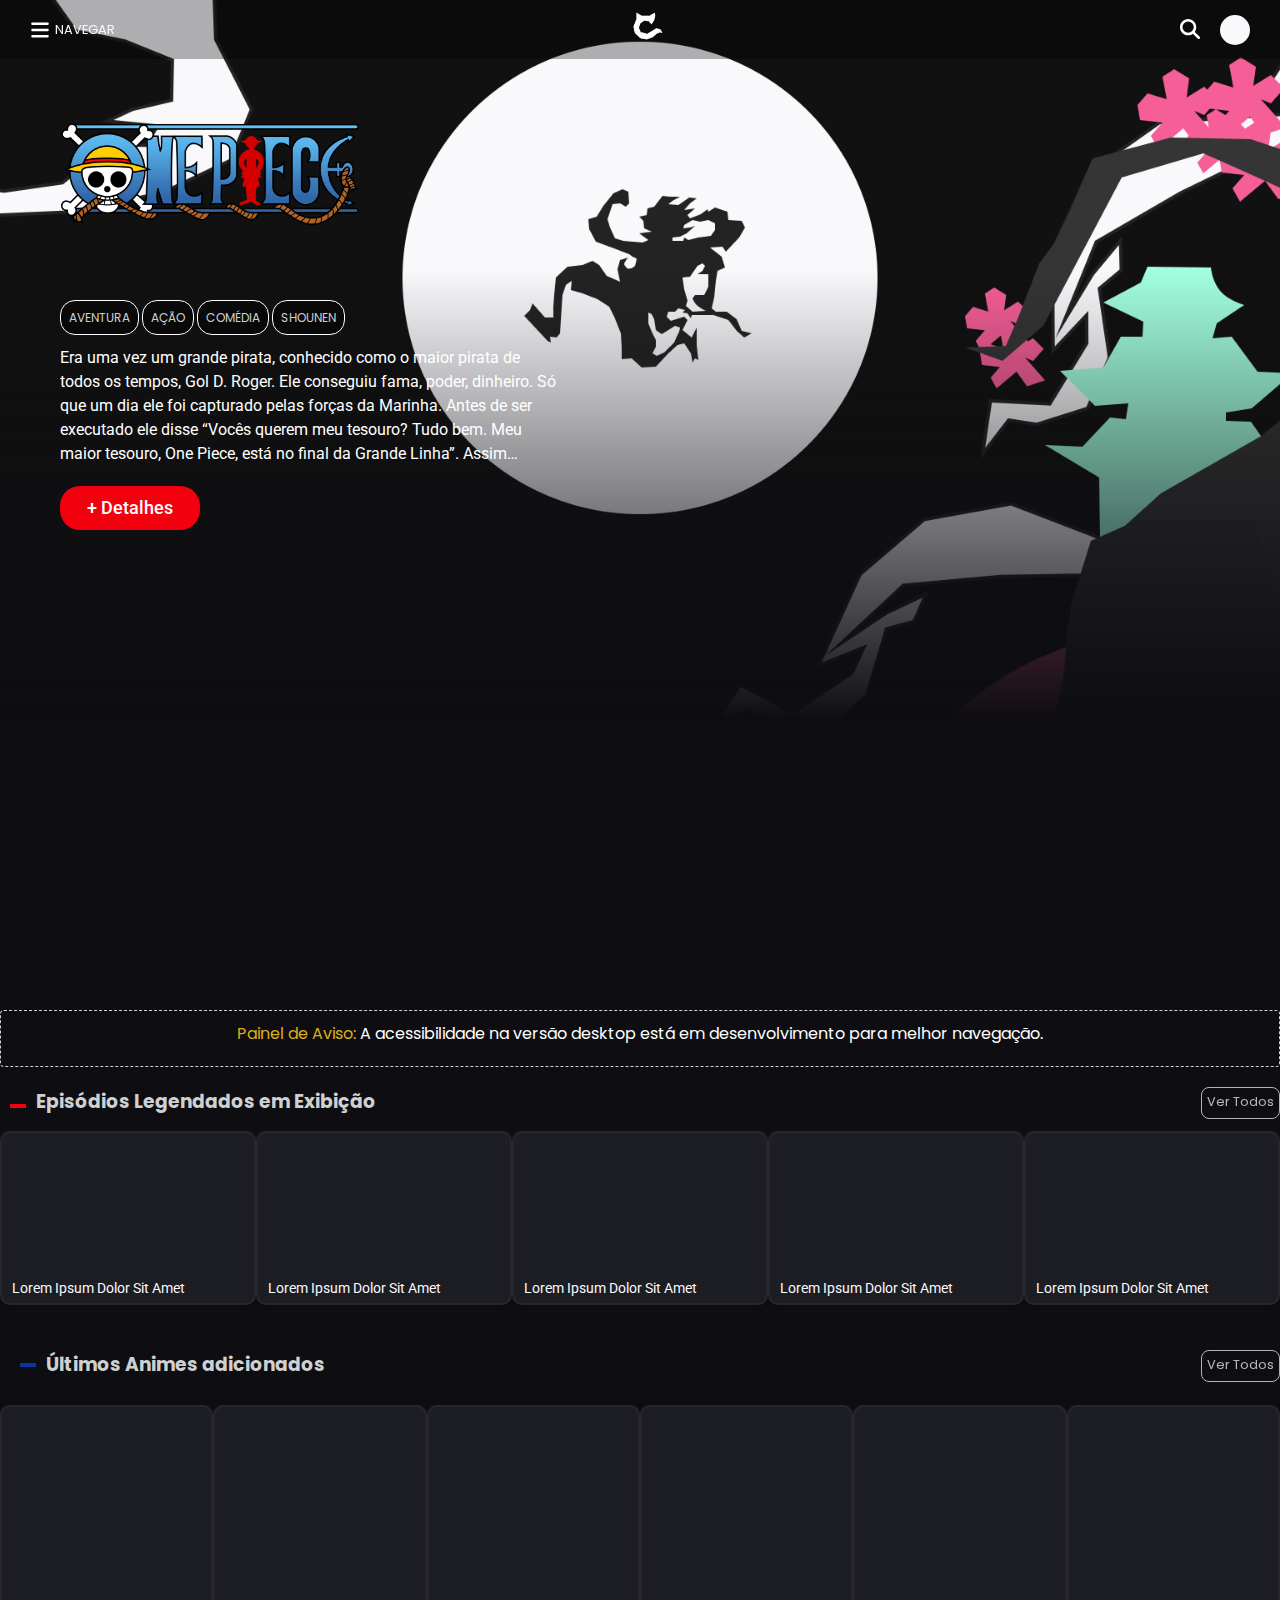
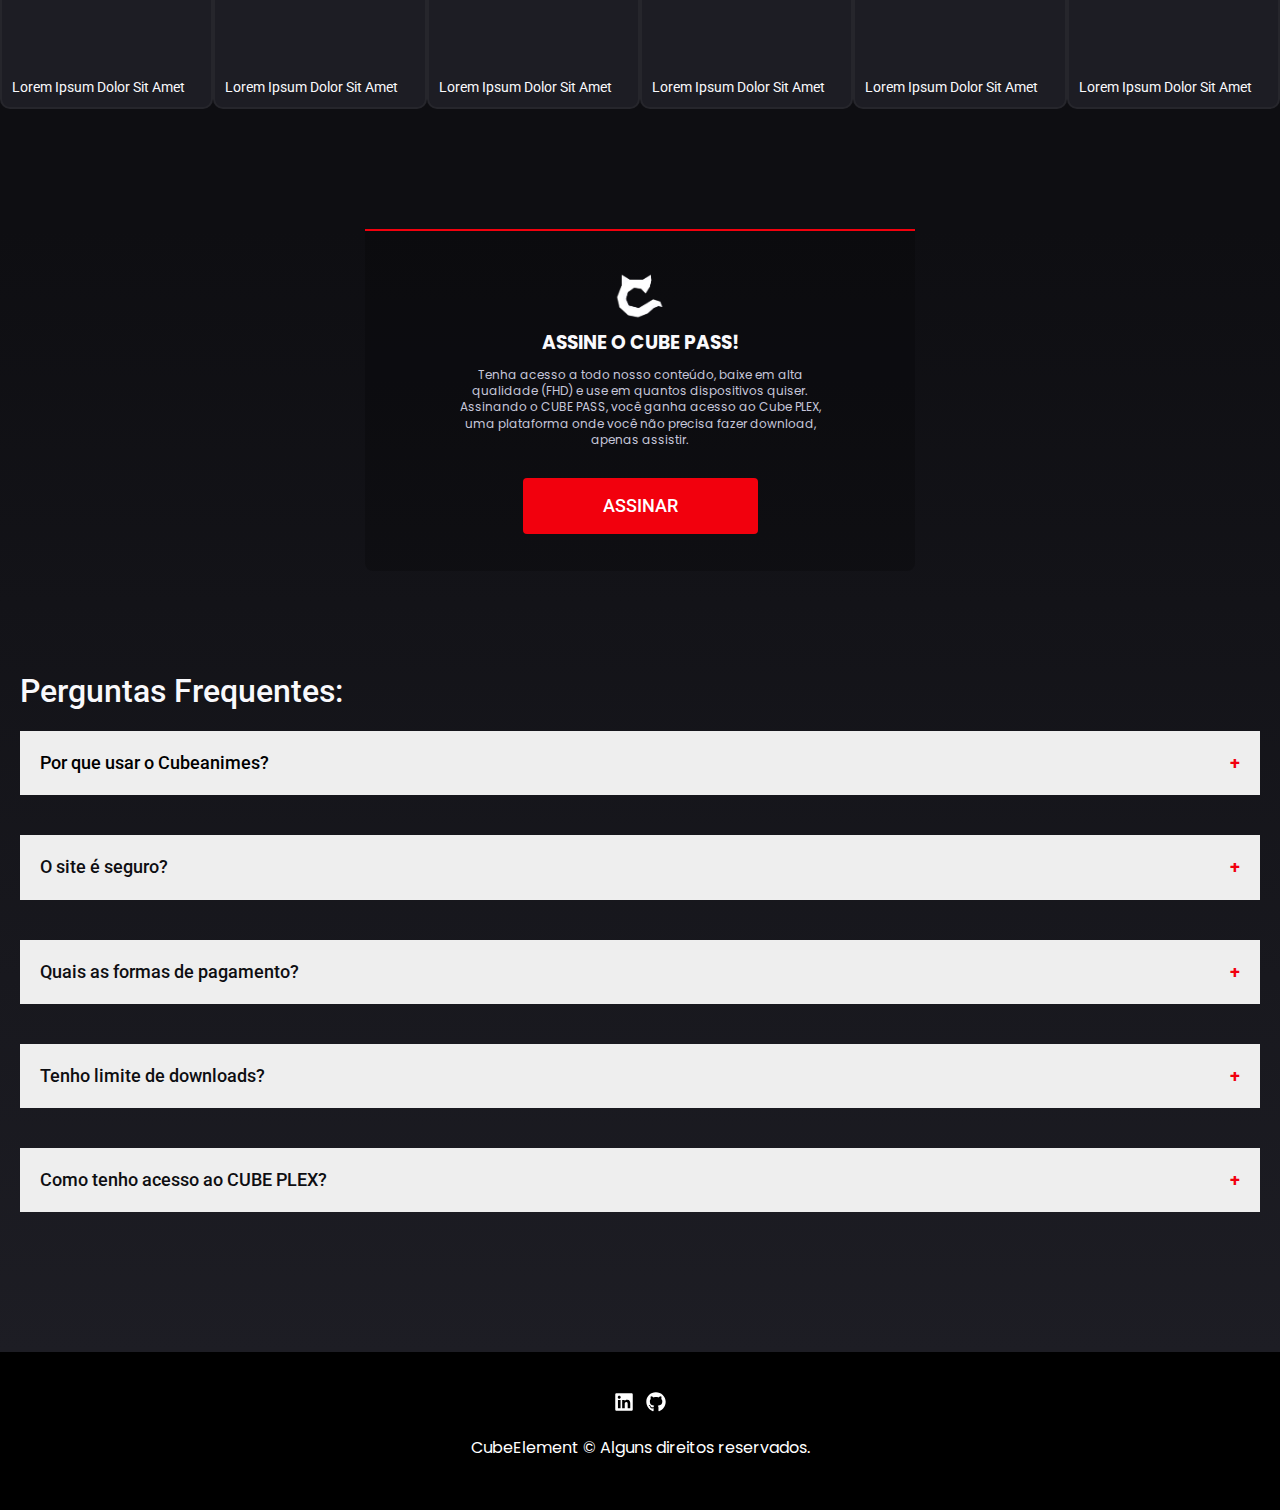
<file: index.html>
<!DOCTYPE html>
<html lang="pt-BR">

<head>
    <meta charset="UTF-8">
    <meta http-equiv="X-UA-Compatible" content="IE=edge">
    <meta name="viewport" content="width=device-width, initial-scale=1.0">
    <link rel="stylesheet" type="text/css" href="./css/global/style.css" media="screen" />
    <meta name="description" content="O Melhor Site de Animes para Download">
    <link rel="shortcut icon" type="image/png" href="./favicon.png" />
    <title>CubeAnimes - Download de Animes</title>
</head>

<body>

    <header class="header-bg"></header>
    <main>
        <section class="slider-bg">
            <div class="slider-container">
                <div class="mouse">
                    <img src="./publics/icons/computer-mouse-solid.svg" alt="mouse" width="20px" height="20px">
                </div> <!-- FIM MOUSE -->
                <div class="slider">
                    <div class="slide one">
                        <div class="slide-img">
                            <img src="./publics/imgs/img-op.webp" alt="ONE PIECE" width="1920px" height="1080px">
                        </div>
                        <div class="slide-info">
                            <div class="slide-logoanime">
                                <img src="./publics/imgs/onepiece-logo.png" alt="logo one piece" width="auto" height="auto">
                            </div>
                            <div class="categorias cor-7 font-1-pP">
                                <span>aventura</span>
                                <span>Ação</span>
                                <span>Comédia</span>
                                <span>shounen</span>
                            </div> <!--FIM CATEGORIAS-->
                            <div class="sinopse">
                                <p class="cor-9 font-2-sR">Era uma vez um grande pirata, conhecido como o maior pirata de todos os tempos, Gol D. Roger. Ele conseguiu fama, poder, dinheiro. Só que um dia ele foi capturado pelas forças da Marinha. Antes de ser executado ele disse “Vocês querem meu tesouro? Tudo bem. Meu maior tesouro, One Piece, está no final da Grande Linha”. Assim começou a Era dos Piratas. Todo mundo se dirige para a Grande Linha, pois diz a lenda que quem conseguir o One Piece será o maior pirata de todos os tempos.
                                </p>
                            </div>
                            <button class="btn-slide cor-8 font-2-mR">
                                <a href="./onepiece.html">+ Detalhes</a>
                            </button>

                        </div> <!-- FIM SLIDE INFO -->
                    </div>
                    <div class="slide two">
                        <div class="slide-img">
                            <img src="./publics/imgs/img-zom100.webp" alt="ONE PIECE" width="1920px" height="1080px">
                        </div>
                        <div class="slide-info">
                            <div class="slide-logoanime">
                                <img src="./publics/imgs/zom100-logo.png" alt="zom 100">
                            </div>

                            <div class="categorias cor-7 font-1-pP">
                                <span>Comedia</span>
                                <span>Acao</span>
                                <span>Seinen</span>
                                <span>Sobrenatural</span>
                            </div>

                            <div class="sinopse">
                                <p class="cor-9 font-2-sR">Em um apartamento cheio de lixo, Akira Tendo, de 24 anos, assiste a um filme de zumbi com olhos invejosos e sem vida. Depois de passar três anos difíceis em uma fábrica no Japão, seu espírito está quebrado. Ele não tem coragem nem de confessar seus sentimentos para Otori, sua linda colega de trabalho. Então, uma manhã, ele encontra o caseiro almoçando – que acaba sendo um zumbi! A cidade inteira está infestada de zumbis e, mesmo correndo para salvar sua vida, Akira nunca se sentiu tão vivo.
                                </p>
                            </div>
                            <button class="btn-slide cor-8 font-2-mR">
                                <a href="#">+ Detalhes</a>
                            </button>

                        </div> <!-- FIM SLIDE INFO -->
                    </div>
                    <div class="slide three">
                        <div class="slide-img">
                            <img src="./publics/imgs/img-jujutsu.webp" alt="Jujutsu Kaisen" width="1920px" height="1080px">
                        </div>
                        <div class="slide-info">
                            <div class="slide-logoanime">
                                <img src="./publics/imgs/jujutsu-logo.png" alt="logo Jujutsu Kaisen" class="logo3">
                            </div>

                            <div class="categorias cor-7 font-1-pP">
                                <span>Ação</span>
                                <span>Aventura</span>
                                <span>Sci-Fi</span>
                                <span>shounen</span>
                            </div>

                            <div class="sinopse">
                                <p class="cor-9 font-2-sR">Em um mundo onde demônios se alimentam de humanos desavisados, fragmentos do lendário e temido demônio Ryoumen Sukuna foram perdidos e espalhados. Se algum demônio consumir partes do corpo de Sukuna, o poder que eles ganham pode destruir o mundo como o conhecemos. Felizmente, existe uma misteriosa escola de feiticeiros de Jujutsu que existem para proteger a existência precária dos vivos dos mortos-vivos! Yuji Itadori é um estudante do ensino médio que passa seus dias visitando seu avô acamado.
                                </p>
                            </div>
                            <button class="btn-slide cor-8 font-2-mR">
                                <a href="#">+ Detalhes</a>
                            </button>

                        </div> <!-- FIM SLIDE INFO -->
                    </div>
                    <div class="slide four">
                        <div class="slide-img">
                            <img src="./publics/imgs/img-dark.webp" alt="Dark Gathering" width="1920px" height="1080px">
                        </div>
                        <div class="slide-info">
                            <div class="slide-logoanime">
                                <img src="./publics/imgs/DarkGathering-logo.png" alt="Dark Gathering" class="logo4">
                            </div>

                            <div class="categorias cor-7 font-1-pP">
                                <span>Sobrenatual</span>
                                <span>Horror</span>
                                <span>Shounen</span>
                            </div>

                            <div class="sinopse">
                                <p class="cor-9 font-2-sR">Gentouga Keitarou é um estudante universitário que odeia fantasmas. Infelizmente para ele, ele tem o dom de atrair espíritos. Há dois anos, essa conexão o levou a receber uma ferida espiritual na mão direita, deixando sua amiga no meio do fogo cruzado. O evento fez com que ele se retraísse, deixando-o com muito poucas habilidades sociais. Felizmente, Keitarou está lentamente começando a se misturar à sociedade, graças à ajuda de sua amiga de infância, Houzuki Eiko. Como parte de sua reabilitação, Keitarou aceita um emprego de meio período como tutor, e sua primeira aluna não é outro senão a prima de Eiko, Houzuki Yayoi.
                                </p>
                            </div>
                            <button class="btn-slide cor-8 font-2-mR">
                                <a href="#">+ Detalhes</a>
                            </button>

                        </div> <!-- FIM SLIDE INFO -->
                    </div>
                    <div class="slide five">
                        <div class="slide-img">
                            <img src="./publics/imgs/img-linkclick.webp" alt="Shiguang Dailiren" width="1920px" height="1080px">
                        </div>
                        <div class="slide-info">
                            <div class="slide-logoanime">
                                <img src="./publics/imgs/linkclick-logo.png" alt="Shiguang Dailiren" class="logo5">
                            </div>

                            <div class="categorias cor-7 font-1-pP">
                                <span>sobrenatural</span>
                                <span>Super-Poderes</span>
                                <span>Drama</span>
                            </div>

                            <div class="sinopse">
                                <p class="cor-9 font-2-sR">Em uma metrópole moderna, há uma pequena loja chamada "Time Photo Studio". Embora apenas alguns clientes venham visitá-lo, na verdade ele é administrado por Cheng Xiaoshi e Lu Guang, dois homens com poderes especiais. Eles cooperam e usam seus superpoderes para entrar nas fotos a fim de atender ao pedido do cliente. Porém, as coisas sempre fogem de seu controle.
                                </p>
                            </div>
                            <button class="btn-slide cor-8 font-2-mR">
                                <a href="#">+ Detalhes</a>
                            </button>

                        </div> <!-- FIM SLIDE INFO -->
                    </div>
                </div> <!-- FIM SLIDER -->

            </div> <!-- FIM SLIDER CONTAINER-->
        </section> <!-- FIM SLIDER BG -->

        <section class="sec-geral">
            <article class="aviso-bg">
                <div class="aviso-container">

                    <div class="aviso-conteudo">
                        <p class=".font-2-mR cor-9"><span class="cor-4">Painel de Aviso:</span>
                            A acessibilidade na versão desktop está em desenvolvimento para melhor navegação.</p>
                    </div> <!-- FIM AVISO CONTEUDO -->

                </div> <!-- FIM AVISO CONTAINER -->
            </article>

            <!-- LISTAS 1 HORIZONTAL -->
            <section class="cardsH-bg">

                <article class="cardsH-container">
                    <div class="title-area">
                        <h3 class=".font-2-mR cor-7">Episódios Legendados em Exibição</h3>
                        <a href="" class="link-eps">Ver Todos</a>
                    </div>

                    <div class="cardsH-conteudo">
                        <ul>
                            <li>
                                <div>
                                    <a href="./Chainsawman.html">

                                    </a>
                                    <p class="title-cardH font-2-pR cor-8">Lorem ipsum dolor sit amet</p>
                                </div> <!--FIM BOX 1-->
                            </li> <!--FIM CARD 1-->

                            <li>
                                <div>
                                    <a href="#">

                                    </a>
                                    <p class="title-cardH font-2-pR cor-8">Lorem ipsum dolor sit amet</p>
                                </div> <!--FIM BOX 2-->
                            </li> <!--FIM CARD 2-->

                            <li>
                                <div>
                                    <a href="./Tokyorevengers.html">
                                    </a>
                                    <p class="title-cardH font-2-pR cor-8">Lorem ipsum dolor sit amet</p>
                                </div> <!--FIM BOX 3-->
                            </li> <!--FIM CARD 3-->

                            <li>
                                <div>
                                    <a href="./Drstone.html">

                                    </a>
                                    <p class="title-cardH font-2-pR cor-8">Lorem ipsum dolor sit amet</p>
                                </div> <!--FIM BOX 4-->
                            </li> <!--FIM CARD 4-->

                            <li>
                                <div>
                                    <a href="./Demonslayer.html">

                                    </a>
                                    <p class="title-cardH font-2-pR cor-8">Lorem ipsum dolor sit amet</p>
                                </div> <!--FIM BOX 5-->
                            </li> <!--FIM CARD 5-->
                        </ul>

                    </div> <!--FIM DO CONTEUDO-->
                </article> <!--FIM DO CONTAINER CARDS 2-->
            </section>
            <!-- LISTA CARD VERTICAL 1 -->
            <section class="cardsV-bg">

                <article class="cardsV-container">
                    <div class="title-area">
                        <h3 class=".font-2-mR cor-7">Últimos Animes adicionados</h3>
                        <a href="" class="link-eps">Ver Todos</a>
                    </div>

                    <div class="cardsV-conteudo">
                        <ul>
                            <li>
                                <div>
                                    <a href="#">

                                    </a>
                                    <p class="title-cardV font-2-pR cor-8">Lorem ipsum dolor sit amet</p>
                                </div> <!--FIM BOX-->
                            </li> <!--FIM CARD 1-->


                            <li>
                                <div>
                                    <a href="#">

                                    </a>
                                    <p class="title-cardV font-2-pR cor-8">Lorem ipsum dolor sit amet</p>
                                </div> <!--FIM BOX 2-->
                            </li> <!--FIM CARD 2-->


                            <li>
                                <div>
                                    <a href="#">

                                    </a>
                                    <p class="title-cardV font-2-pR cor-8">Lorem ipsum dolor sit amet</p>
                                </div> <!--FIM BOX 3-->
                            </li> <!--FIM CARD 3-->

                            <li>
                                <div>
                                    <a href="./Uruseiyatsura.html">

                                    </a>
                                    <p class="title-cardV font-2-pR cor-8">Lorem ipsum dolor sit amet</p>
                                </div> <!--FIM BOX 4-->
                            </li> <!--FIM CARD 4-->

                            <li>
                                <div>
                                    <a href="#">

                                    </a>
                                    <p class="title-cardV font-2-pR cor-8">Lorem ipsum dolor sit amet</p>
                                </div> <!--FIM BOX5-->
                            </li> <!--FIM CARD 5-->

                            <li>
                                <div>
                                    <a href="#">

                                    </a>
                                    <p class="title-cardV font-2-pR cor-8">Lorem ipsum dolor sit amet</p>
                                </div> <!--FIM BOX 6-->
                            </li> <!--FIM CARD 6-->

                        </ul>
                    </div> <!--FIM DO CONTEUDO-->
                </article> <!--FIM DO CONTAINER CARDSV-->
            </section>
        </section> <!-- FIM SECTION GERAL -->

        <section class="premium-bg">
            <article class="premium-container">
                <div class="premium-conteudo">

                    <div class="premium-texts">
                        <img src="./publics/imgs/logo.png" alt="logo" width="50px" height="50px">

                        <h3 class="cor-8">ASSINE O CUBE PASS!</h3>
                        <p class="font-1-pP cor-11">Tenha acesso a todo nosso conteúdo, baixe em alta qualidade (FHD) e use em quantos dispositivos quiser. Assinando o CUBE PASS, você ganha acesso ao Cube PLEX, uma plataforma onde você não precisa fazer download, apenas assistir.</p>

                        <a href="./Cubepass.html"><button class="font-2-mR cor-9">ASSINAR</button></a>

                    </div>
                </div>

                <article class="sobre-container">
                    <h1 class="cor-8 font-2-xl">Perguntas Frequentes:</h1>

                    <button class="accordion font-2-mR">Por que usar o Cubeanimes?</button>
                    <div class="panel">
                        <p>Lorem ipsum dolor sit amet, consectetur adipisicing elit, sed do eiusmod tempor incididunt ut labore et dolore magna aliqua. Ut enim ad minim veniam, quis nostrud exercitation ullamco laboris nisi ut aliquip ex ea commodo consequat.</p>
                    </div>

                    <button class="accordion cor-0 font-2-mR">O site é seguro?</button>
                    <div class="panel">
                        <p>Lorem ipsum dolor sit amet, consectetur adipisicing elit, sed do eiusmod tempor incididunt ut labore et dolore magna aliqua. Ut enim ad minim veniam, quis nostrud exercitation ullamco laboris nisi ut aliquip ex ea commodo consequat.</p>
                    </div>

                    <button class="accordion cor-0 font-2-mR">Quais as formas de pagamento?</button>
                    <div class="panel">
                        <p>Lorem ipsum dolor sit amet, consectetur adipisicing elit, sed do eiusmod tempor incididunt ut labore et dolore magna aliqua. Ut enim ad minim veniam, quis nostrud exercitation ullamco laboris nisi ut aliquip ex ea commodo consequat.</p>
                    </div>

                    <button class="accordion cor-0 font-2-mR">Tenho limite de downloads?</button>
                    <div class="panel">
                        <p>Lorem ipsum dolor sit amet, consectetur adipisicing elit, sed do eiusmod tempor incididunt ut labore et dolore magna aliqua. Ut enim ad minim veniam, quis nostrud exercitation ullamco laboris nisi ut aliquip ex ea commodo consequat.</p>
                    </div>

                    <button class="accordion cor-0 font-2-mR">Como tenho acesso ao CUBE PLEX?</button>
                    <div class="panel">
                        <p>Lorem ipsum dolor sit amet, consectetur adipisicing elit, sed do eiusmod tempor incididunt ut labore et dolore magna aliqua. Ut enim ad minim veniam, quis nostrud exercitation ullamco laboris nisi ut aliquip ex ea commodo consequat.</p>
                    </div>

                </article>
            </article> <!-- FIM PREMIUM CONTAINER -->
        </section> <!-- FIM PREMIUM BACKGROUND -->

        <footer class="footer-bg"></footer>
    </main>

    <script src="./js/slider.js"></script>
    <script src="./js/script.js"></script>
</body>

</html>
</file>
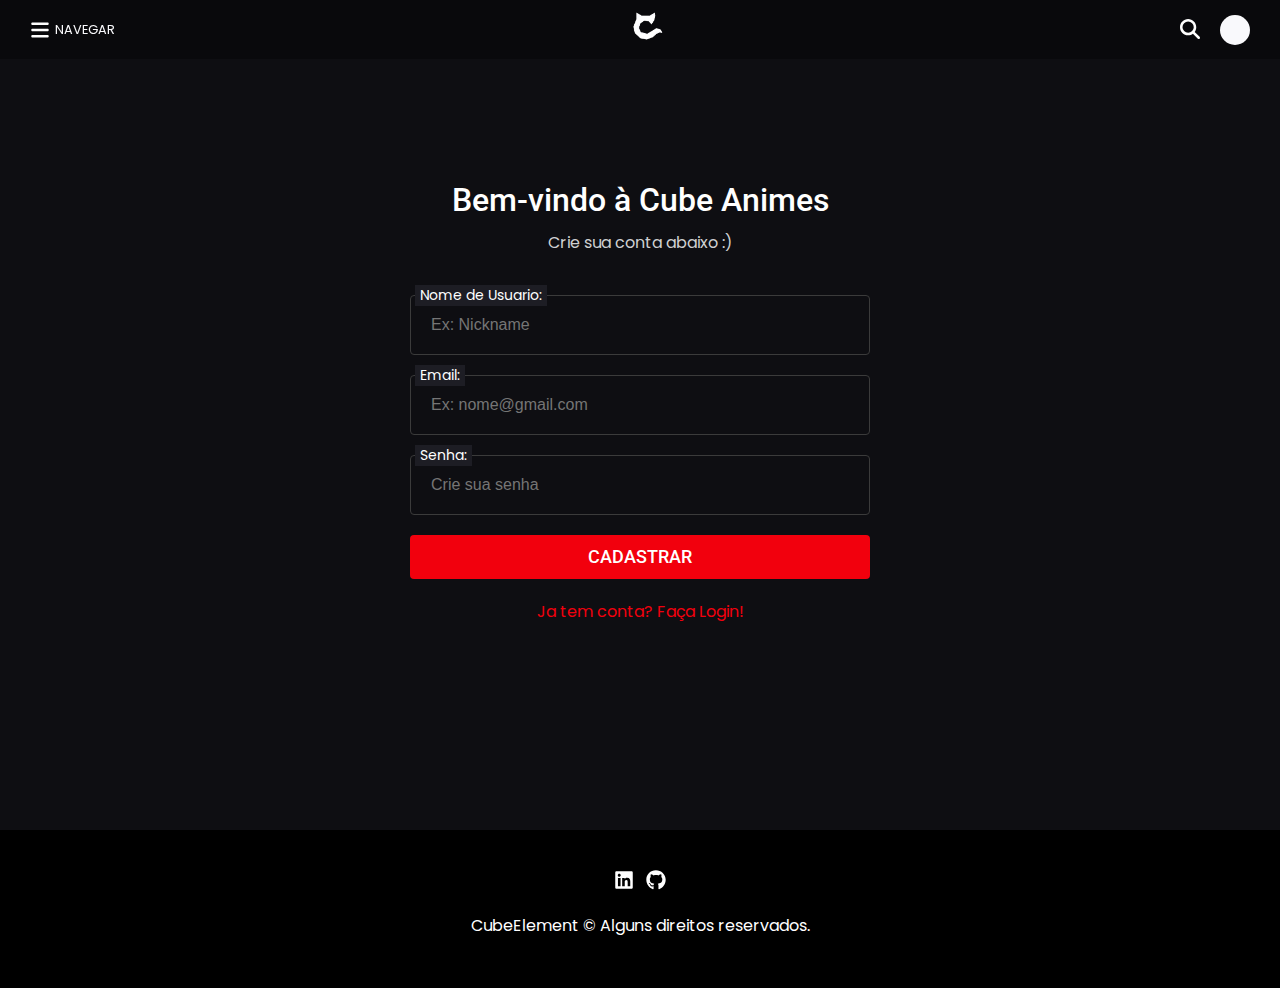
<file: cadastrar.html>
<!DOCTYPE html>
<html lang="pt-BR">

<head>
  <meta charset="UTF-8">
  <meta http-equiv="X-UA-Compatible" content="IE=edge">
  <meta name="viewport" content="width=device-width, initial-scale=1.0">
  <link rel="stylesheet" type="text/css" href="./css/global/style.css" media="screen" />
  <meta name="description" content="O Melhor Site de Animes para Download">
  <link rel="icon" type="image/ico" href="./favicon.png">
  <title>CubeAnimes - Download de Animes</title>
</head>

<body>

  <header class="header-bg"></header>

  <main>
    <section class="login-bg">
      <article class="login-container">
        <div class="areatitle-login cor-7">
          <h1 class="title-login font-2-xl cor-9">Bem-vindo à Cube Animes</h1>
          <p class="cor-7">Crie sua conta abaixo :)</p>
        </div>

        <div class="login-conteudo">
          <form action="#">
            <div class="area-username">
              <label class="input-label cor-9" for="text">Nome de Usuario:</label>
              <input type="text" class="input-field cor-9" id="username" name="user_name" autocomplete="current-username" placeholder="Ex: Nickname" required>
            </div>
            <div class="area-email cor-8">
              <label class="input-label cor-9" for="email">Email:</label>
              <input type="text" class="input-field cor-9" id="email" name="user_cadastrar" autocomplete="current-username" placeholder="Ex: nome@gmail.com" required>
            </div>

            <div class="area-senha cor-8">
              <label class="input-label cor-9" for="email">Senha:</label>
              <input type="password" name="password" autocomplete="current-password" id="Password" class="cor-8" placeholder="Crie sua senha" required />
              <i class="fa fa-eye" onclick="mouseoverPass();" onmouseout="mouseoutPass();" id="olho"></i>
            </div>

            <div class="area-cadastrar">
              <button class="submit-eye cor-9 font-2-mR" type="submit">Cadastrar</button>
              <a href="login.html" class=" criar-conta cor-3">
                <p>Ja tem conta? Faça Login!</p>
              </a>
            </div>
          </form>
        </div> <!-- FIM LOGIN CONTEUDO -->

      </article>
    </section>
  </main>

  <footer class="footer-bg"></footer>

  <script src="./js/login.js"></script>
  <script src="./js/script.js"></script>
</body>

</html>
</file>
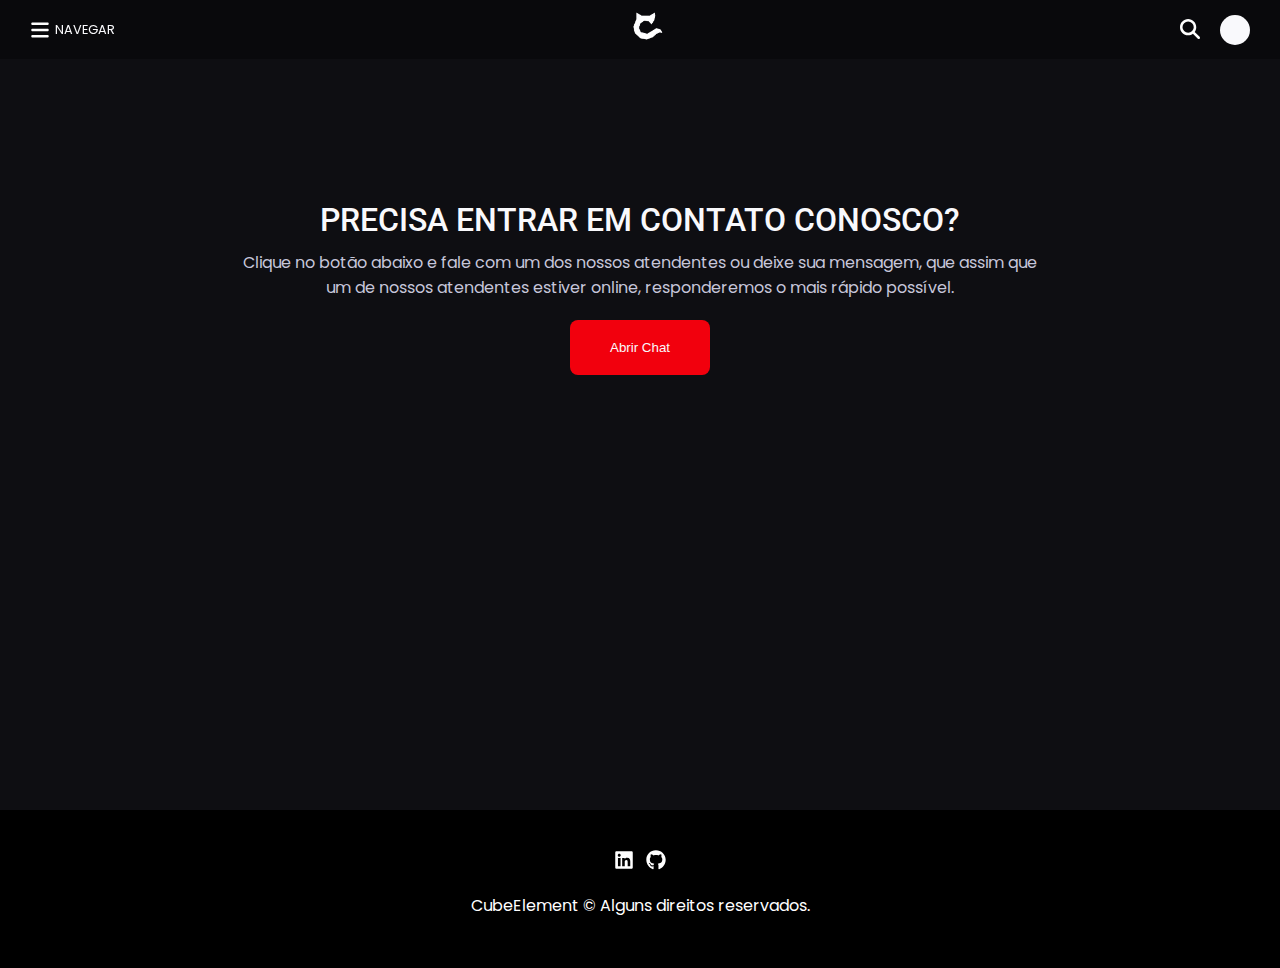
<file: contato.html>
<!DOCTYPE html>
<html lang="pt-BR">

<head>
  <meta charset="UTF-8">
  <meta http-equiv="X-UA-Compatible" content="IE=edge">
  <meta name="viewport" content="width=device-width, initial-scale=1.0">
  <link rel="stylesheet" type="text/css" href="./css/global/style.css" media="screen" />
  <meta name="description" content="O Melhor Site de Animes para Download">
  <link rel="icon" type="image/ico" href="./favicon.png">
  <title>CubeAnimes - Download de Animes</title>
</head>

<body>

  <header class="header-bg">
  </header> <!-- FIM HEADER BG -->
  <!------------------------------------------------------------------------>

  <main>
    <section class="contato-bg">
      <article class="contato-container">
        <div class="contato-conteudo">
          <div class="areatitle-contato">
            <h1 class="cor-8 font-2-xl">PRECISA ENTRAR EM CONTATO CONOSCO?</h1>
            <p class="cor-11 font-1-mR">Clique no botão abaixo e fale com um dos nossos atendentes ou deixe sua mensagem, que assim que um de nossos atendentes estiver online, responderemos o mais rápido possível.</p>

            <div class="areabtn-contato">
              <input type="button" value="Abrir Chat" class="cor-8">
            </div>
          </div>
        </div>
      </article>
    </section>
  </main>

  <footer class="footer-bg">
  </footer>

  <script src="./js/script.js"></script>

</body>

</html>
</file>
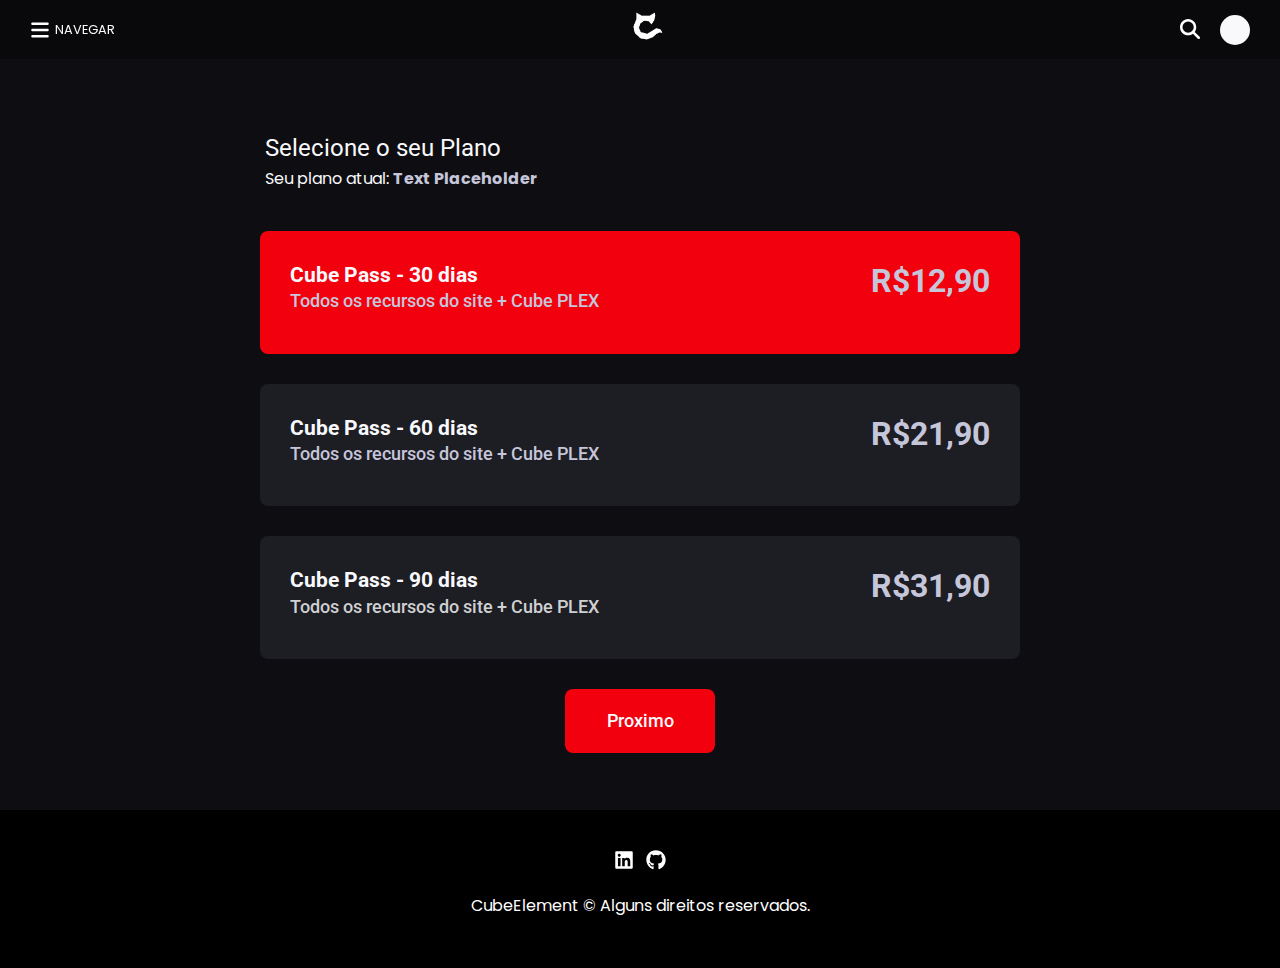
<file: Cubepass.html>
<!DOCTYPE html>
<html lang="pt-BR">

<head>
    <meta charset="UTF-8">
    <meta http-equiv="X-UA-Compatible" content="IE=edge">
    <meta name="viewport" content="width=device-width, initial-scale=1.0">
    <link rel="stylesheet" type="text/css" href="./css/global/style.css" media="screen" />
    <meta name="description" content="O Melhor Site de Animes para Download">
    <link rel="icon" type="image/ico" href="./favicon.png">
    <title>CubeAnimes - Download de Animes</title>
</head>

<body>

    <header class="header-bg">
    </header> <!-- FIM HEADER BG -->
    <!------------------------------------------------------------------------>

    <main>
        <div class="cont-etapas">
            <section class="pass-bg" id="etapa1">
                <article class="pass-container">
                    <div class="areatitle-pass cor-7">
                        <h1 class="title-pass cor-8 font-2-l">Selecione o seu Plano</h1>
                        <p class="cor-8">Seu plano atual: <strong class="cor-11">Text Placeholder</strong></p>
                    </div>

                    <div class="pass-conteudo">
                        <ul class="items-pass" id="listaPass">
                            <li class="item-pass cor-8 ativo">
                                <div class="left-textpass font-2-mR">
                                    <h3>Cube Pass - 30 dias</h3>
                                    <p class="cor-11">Todos os recursos do site + Cube PLEX</p>
                                </div>
                                <div class="price-pass cor-11 font-2-xl">
                                    <strong class="cor-11">R$12,90</strong>
                                </div>
                            </li>
                            <li class="item-pass cor-8">
                                <div class="left-textpass font-2-mR">
                                    <h3>Cube Pass - 60 dias</h3>
                                    <p class="cor-11">Todos os recursos do site + Cube PLEX</p>
                                </div>
                                <div class="price-pass cor-7 font-2-xl">
                                    <strong class="cor-11">R$21,90</strong>
                                </div>
                            </li>
                            <li class="item-pass cor-8">
                                <div class="left-textpass font-2-mR">
                                    <h3>Cube Pass - 90 dias</h3>
                                    <p class="cor-7">Todos os recursos do site + Cube PLEX</p>
                                </div>
                                <div class="price-pass cor-7 font-2-xl">
                                    <strong class="cor-11">R$31,90</strong>
                                </div>
                            </li>
                        </ul> <!-- FIM ITEMS PASS -->
                    </div> <!-- FIM PASS CONTEUDO -->

                    <div class="areabtn-pass">
                        <button id="avancaEtapa1" class="cor-8 font-2-mR">Proximo</button>
                    </div>
                </article>
            </section> <!-- FIM PASS BG -->

            <section class="pay-bg" id="etapa2">
                <article class="pay-container">
                    <div class="areatitle-pay cor-7">
                        <h1 class="title-pay cor-8 font-2-l">Selecione a Forma de Pagamento</h1>
                    </div>

                    <div class="pay-conteudo">
                        <ul class='cor-8 font-2-mR'>

                            <li class="item-pay" onclick=" marcarOpcao1()">
                                <input type="radio" name="pagamento" id="pix" value="Pix" checked />
                                <label for="pix" class="cor-8 font-2-mR">Pix</label>
                            </li>

                            <li class="item-pay" onclick=" marcarOpcao2()">
                                <input type="radio" name="pagamento" id="boleto" value="Boleto" />
                                <label for="boleto" class="cor-8 font-2-mR">Boleto</label>
                            </li>

                            <li class="item-pay" onclick=" marcarOpcao3()">
                                <input type="radio" name="pagamento" id="cartao" value="cartao" />
                                <label for="cartao" class="cor-8 font-2-mR">Cartao de Credito</label>
                            </li>
                        </ul>
                    </div>

                    <div class="areabtn-pay">
                        <button id="voltarEtapaBtn" class="cor-8 font-2-mR">Voltar</button>
                        <button id="avancaEtapa2" action="./" method="post" class="cor-8 font-2-mR">Proximo</button>
                    </div>
                </article>
            </section> <!-- FIM PAY BG -->
        </div> <!-- FIM CONT ETAPAS -->
    </main>

    <footer class="footer-bg">
    </footer>
    <script src="./js/planos.js"></script>
    <script src="./js/script.js"></script>

</body>

</html>
</file>
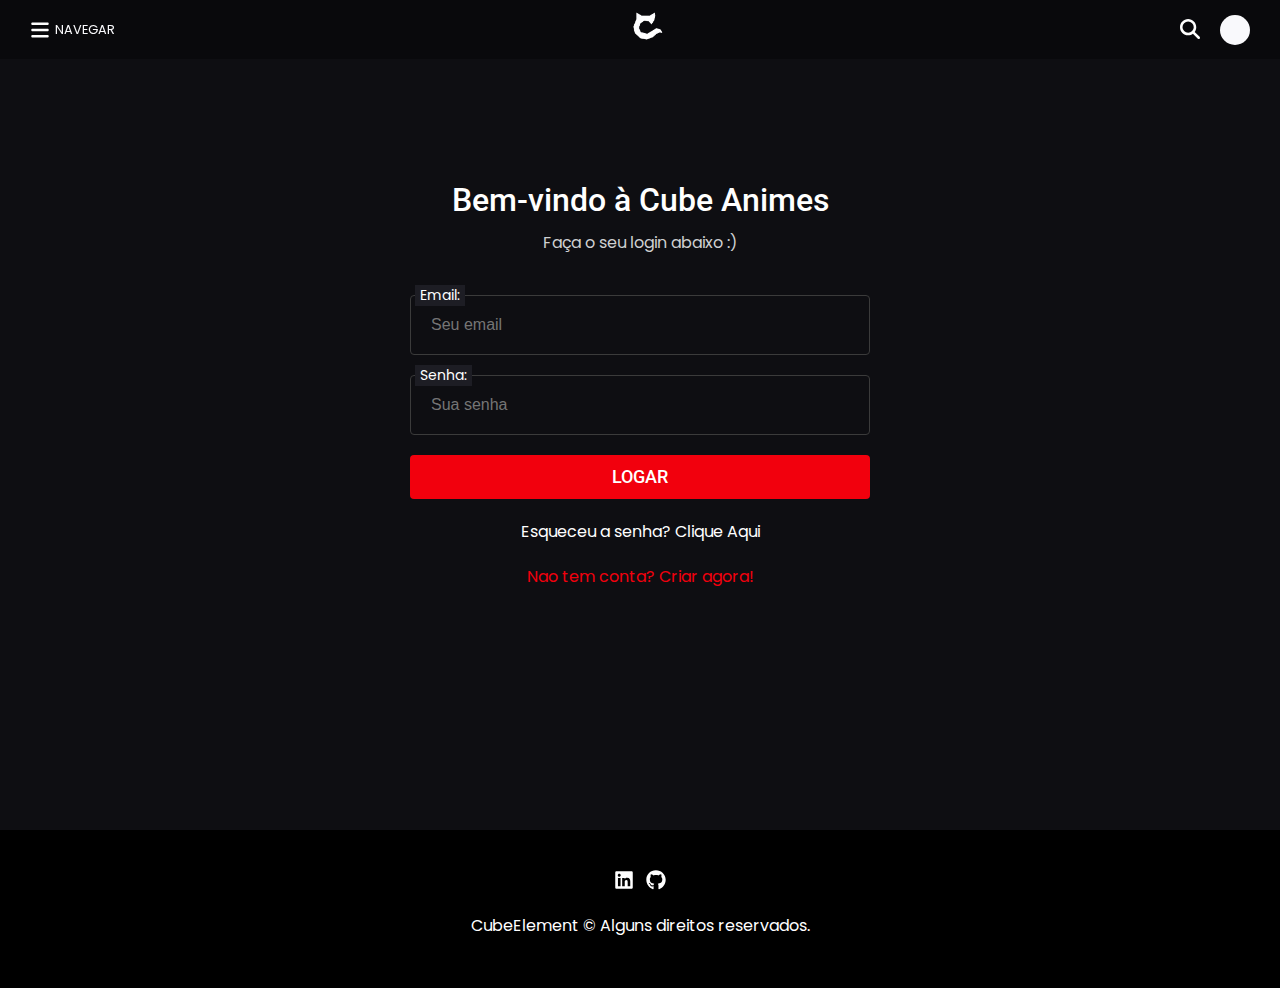
<file: login.html>
<!DOCTYPE html>
<html lang="pt-BR">

<head>
  <meta charset="UTF-8">
  <meta http-equiv="X-UA-Compatible" content="IE=edge">
  <meta name="viewport" content="width=device-width, initial-scale=1.0">
  <link rel="stylesheet" type="text/css" href="./css/global/style.css" media="screen" />
  <meta name="description" content="O Melhor Site de Animes para Download">
  <link rel="icon" type="image/ico" href="./favicon.png">
  <title>CubeAnimes - Download de Animes</title>
</head>

<body>

  <header class="header-bg"></header>

  <main>
    <section class="login-bg">
      <article class="login-container">
        <div class="areatitle-login cor-7">
          <h1 class="title-login font-2-xl cor-9">Bem-vindo à Cube Animes</h1>
          <p class="cor-7">Faça o seu login abaixo :)</p>
        </div>

        <div class="login-conteudo">
          <form action="#">

            <div class="area-email cor-8">
              <label class="input-label cor-9" for="email">Email:</label>
              <input type="text" class="input-field cor-9" id="email" name="user_login" autocomplete="current-username" placeholder="Seu email" required>
            </div>

            <div class="area-senha cor-8">
              <label class="input-label cor-9" for="email">Senha:</label>
              <input type="password" name="password" autocomplete="current-password" id="Password" class="cor-8" placeholder="Sua senha" required />
              <i class="fa fa-eye" onclick="mouseoverPass();" onmouseout="mouseoutPass();" id="olho" class="olho"></i>
            </div>
            <div class="area-cadastrar">
              <button class="submit-eye cor-9 font-2-mR" type="submit">Logar</button>
              <a href="#" class="esqueceu-senha">
                <p class="cor-9">Esqueceu a senha? Clique Aqui</p>
              </a>
              <a href="cadastrar.html" class=" criar-conta cor-3">
                <p>Nao tem conta? Criar agora!</p>
              </a>
            </div>
          </form>
        </div> <!-- FIM LOGIN CONTEUDO -->

      </article>
    </section>
  </main>

  <footer class="footer-bg"></footer>

  <script src="./js/login.js"></script>
  <script src="./js/script.js"></script>
</body>

</html>
</file>
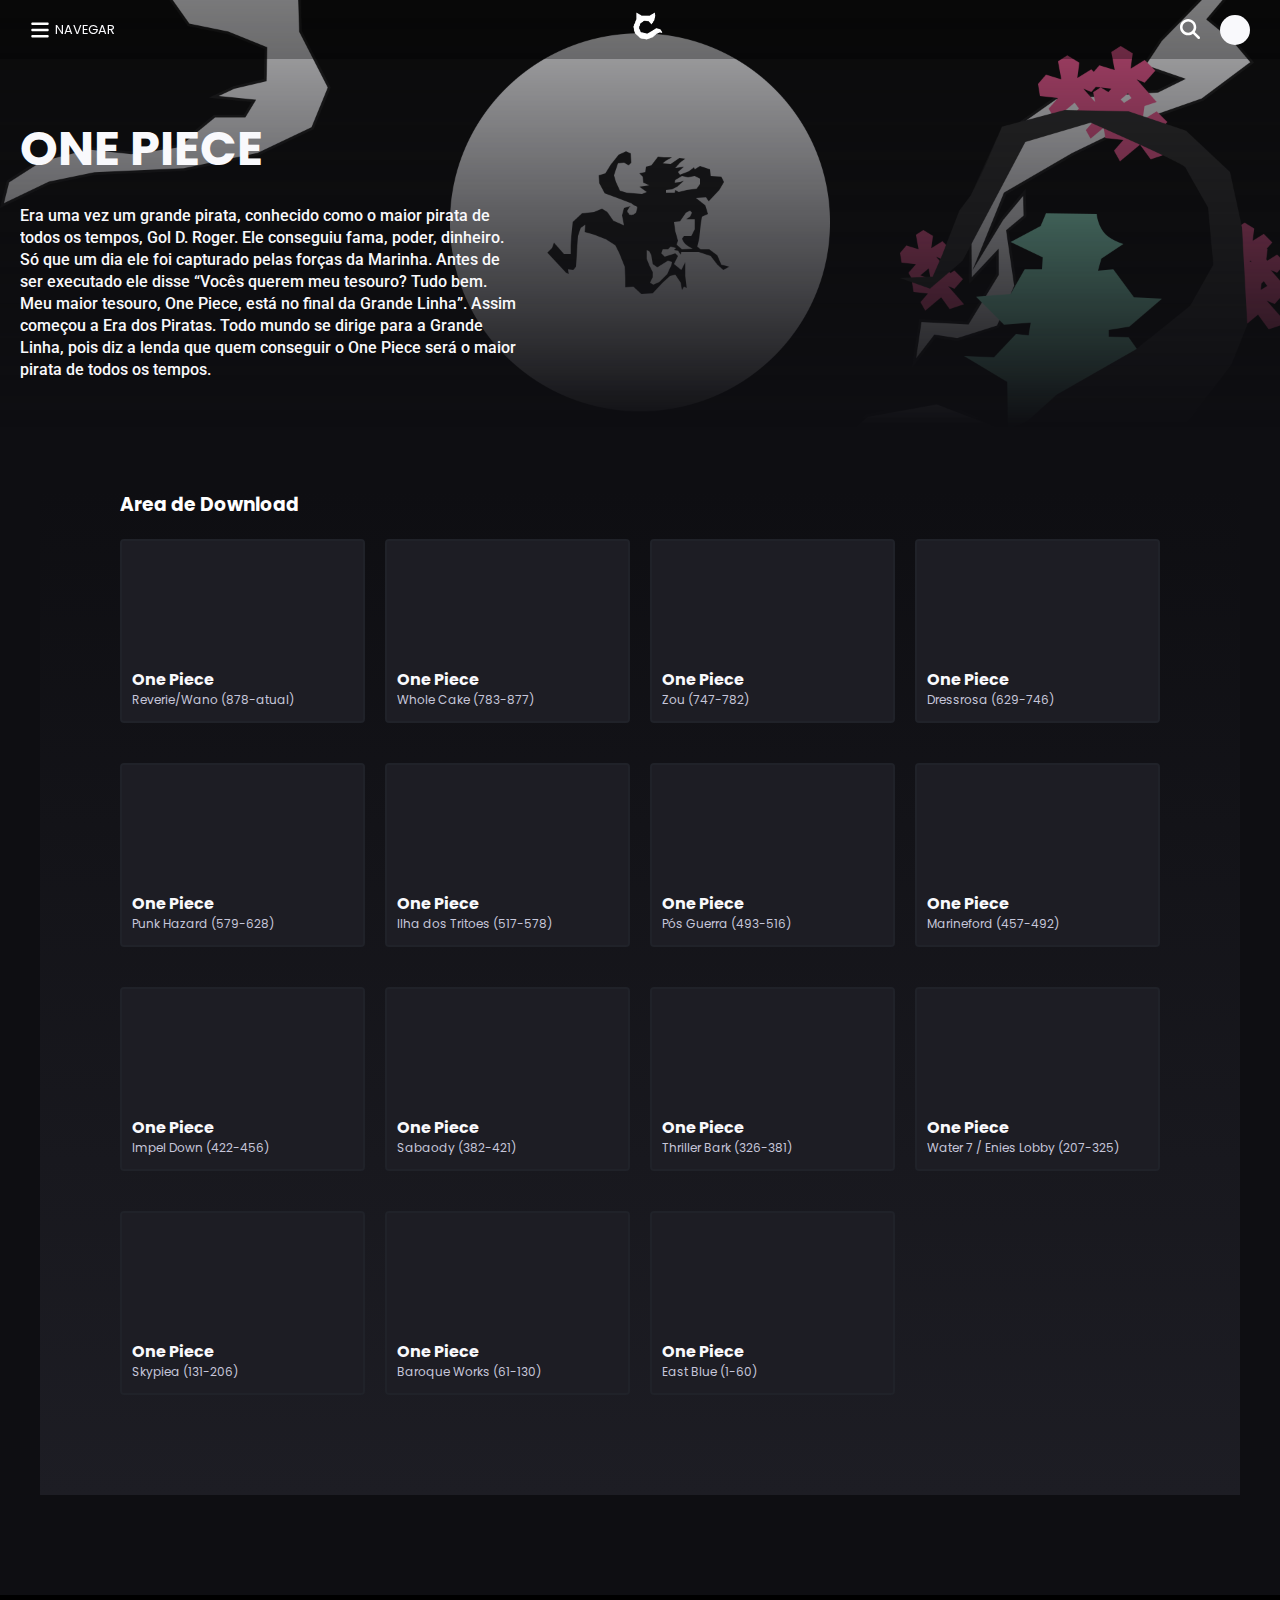
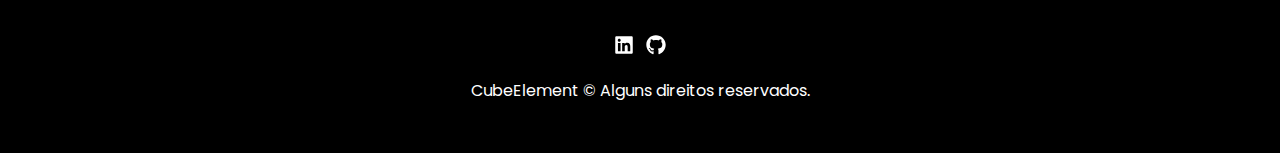
<file: onepiece.html>
<!DOCTYPE html>
<html lang="pt-BR">

<head>
    <meta charset="UTF-8">
    <meta http-equiv="X-UA-Compatible" content="IE=edge">
    <meta name="viewport" content="width=device-width, initial-scale=1.0">
    <link rel="stylesheet" type="text/css" href="./css/global/style.css" media="screen" />
    <meta name="description" content="O Melhor Site de Animes para Download">
    <link rel="icon" type="image/ico" href="./favicon.png">
    <title>CubeAnimes - Download de Animes</title>
</head>

<body>

    <header class="header-bg">
    </header>

    <main>

        <section class="infoAnime-bg">
            <div class="infoAnime-container">
                <div class="infoAnime-conteudo">
                    <div class="bannerCapa">
                        <img src="./publics/imgs/img-op.webp">
                    </div>

                    <div class="geral-infoanime">
                        <h1 class="title-anime cor-8">One Piece</h1>
                        <!-- <h3 class="title-anime2 cor-7 font-2-mR">One Piece</h3> -->

                        <div class="categorias cor-7 font-1-pP">
                            <span>aventura</span>
                            <span>Ação</span>
                            <span>Comédia</span>
                            <span>shounen</span>
                        </div> <!--FIM CATEGORIAS-->

                        <div>
                            <p class="descricao-anime cor-8 font-2-mR">
                                Era uma vez um grande pirata, conhecido como o maior pirata de todos os tempos, Gol D. Roger. Ele conseguiu fama, poder, dinheiro. Só que um dia ele foi capturado pelas forças da Marinha. Antes de ser executado ele disse “Vocês querem meu tesouro? Tudo bem. Meu maior tesouro, One Piece, está no final da Grande Linha”. Assim começou a Era dos Piratas. Todo mundo se dirige para a Grande Linha, pois diz a lenda que quem conseguir o One Piece será o maior pirata de todos os tempos.</p>
                        </div>
                    </div> <!-- FIM ANIME CONTEUDO -->

                </div> <!-- FIM ANIME CONTAINER -->
        </section> <!-- FIM ANIME BG -->

        <section class="seasons-bg">
            <div class="seasons-container">

                <div class="seasons-conteudo">
                    <h3 class="cor-9">Area de Download</h3>

                    <div class="seasons">
                        <div class="season">
                            <div class="areatext-season">
                                <h4 class="cor-8">One Piece</h4>
                                <p class="cor-11 font-1-pP">Reverie/Wano (878-atual)</p>
                            </div>
                        </div>
                        <div class="season">
                            <div class="areatext-season">
                                <h4 class="cor-8">One Piece</h4>
                                <p class="cor-11 font-1-pP">Whole Cake (783-877)</p>
                            </div>
                        </div>
                        <div class="season">
                            <div class="areatext-season">
                                <h4 class="cor-8">One Piece</h4>
                                <p class="cor-11 font-1-pP">Zou (747-782)</p>
                            </div>
                        </div>
                        <div class="season">
                            <div class="areatext-season">
                                <h4 class="cor-8">One Piece</h4>
                                <p class="cor-11 font-1-pP">Dressrosa (629-746)</p>
                            </div>
                        </div>
                        <div class="season">
                            <div class="areatext-season">
                                <h4 class="cor-8">One Piece</h4>
                                <p class="cor-11 font-1-pP">Punk Hazard (579-628)</p>
                            </div>
                        </div>
                        <div class="season">
                            <div class="areatext-season">
                                <h4 class="cor-8">One Piece</h4>
                                <p class="cor-11 font-1-pP">Ilha dos Tritoes (517-578)</p>
                            </div>
                        </div>
                        <div class="season">
                            <div class="areatext-season">
                                <h4 class="cor-8">One Piece</h4>
                                <p class="cor-11 font-1-pP">Pós Guerra (493-516)</p>
                            </div>
                        </div>
                        <div class="season">
                            <div class="areatext-season">
                                <h4 class="cor-8">One Piece</h4>
                                <p class="cor-11 font-1-pP">Marineford (457-492)</p>
                            </div>
                        </div>
                        <div class="season">
                            <div class="areatext-season">
                                <h4 class="cor-8">One Piece</h4>
                                <p class="cor-11 font-1-pP">Impel Down (422-456)</p>
                            </div>
                        </div>
                        <div class="season">
                            <div class="areatext-season">
                                <h4 class="cor-8">One Piece</h4>
                                <p class="cor-11 font-1-pP">Sabaody (382-421)</p>
                            </div>
                        </div>
                        <div class="season">
                            <div class="areatext-season">
                                <h4 class="cor-8">One Piece</h4>
                                <p class="cor-11 font-1-pP">Thriller Bark (326-381)</p>
                            </div>
                        </div>
                        <div class="season">
                            <div class="areatext-season">
                                <h4 class="cor-8">One Piece</h4>
                                <p class="cor-11 font-1-pP">Water 7 / Enies Lobby (207-325)</p>
                            </div>
                        </div>
                        <div class="season">
                            <div class="areatext-season">
                                <h4 class="cor-8">One Piece</h4>
                                <p class="cor-11 font-1-pP">Skypiea (131-206)</p>
                            </div>
                        </div>
                        <div class="season">
                            <div class="areatext-season">
                                <h4 class="cor-8">One Piece</h4>
                                <p class="cor-11 font-1-pP">Baroque Works (61-130)</p>
                            </div>
                        </div>
                        <div class="season">
                            <div class="areatext-season">
                                <h4 class="cor-8">One Piece</h4>
                                <p class="cor-11 font-1-pP">East Blue (1-60)</p>
                            </div>
                        </div>

                    </div> <!--FIM SEASONS-->
                </div> <!-- FIM SEASON CONTEUDO -->
            </div> <!-- FIM SEASON CONTAINER -->
        </section> <!-- FIM SEASON BG -->

        <footer class="footer-bg"></footer>
    </main>

    <script src="./js/script.js"></script>

</body>

</html>
</file>
<file: css/global/style.css>
/* GLOBAL, TEM EM TODAS PAGINAS */
@import "../global/global.css";
@import "../utilitarios.css/cores.css";
@import "../utilitarios.css/tipografia.css";
@import "../global/header.css";
@import "../global/footer.css";

/* QUE TEM NO INICIO DO SITE */
@import "../home/slides.css";
@import "../home/popup.css";
@import "../home/modals.css";
@import "../home/aviso.css";
@import "../home/cardsH.css";
@import "../home/cardsV.css";
@import "../home/premium.css";

/* OUTRAS PAGINAS */
@import "../body/cubepass.css";
@import "../body/sobre.css";
@import "../body/animes.css";
@import "../body/login.css";
@import "../body/contato.css";
</file>
